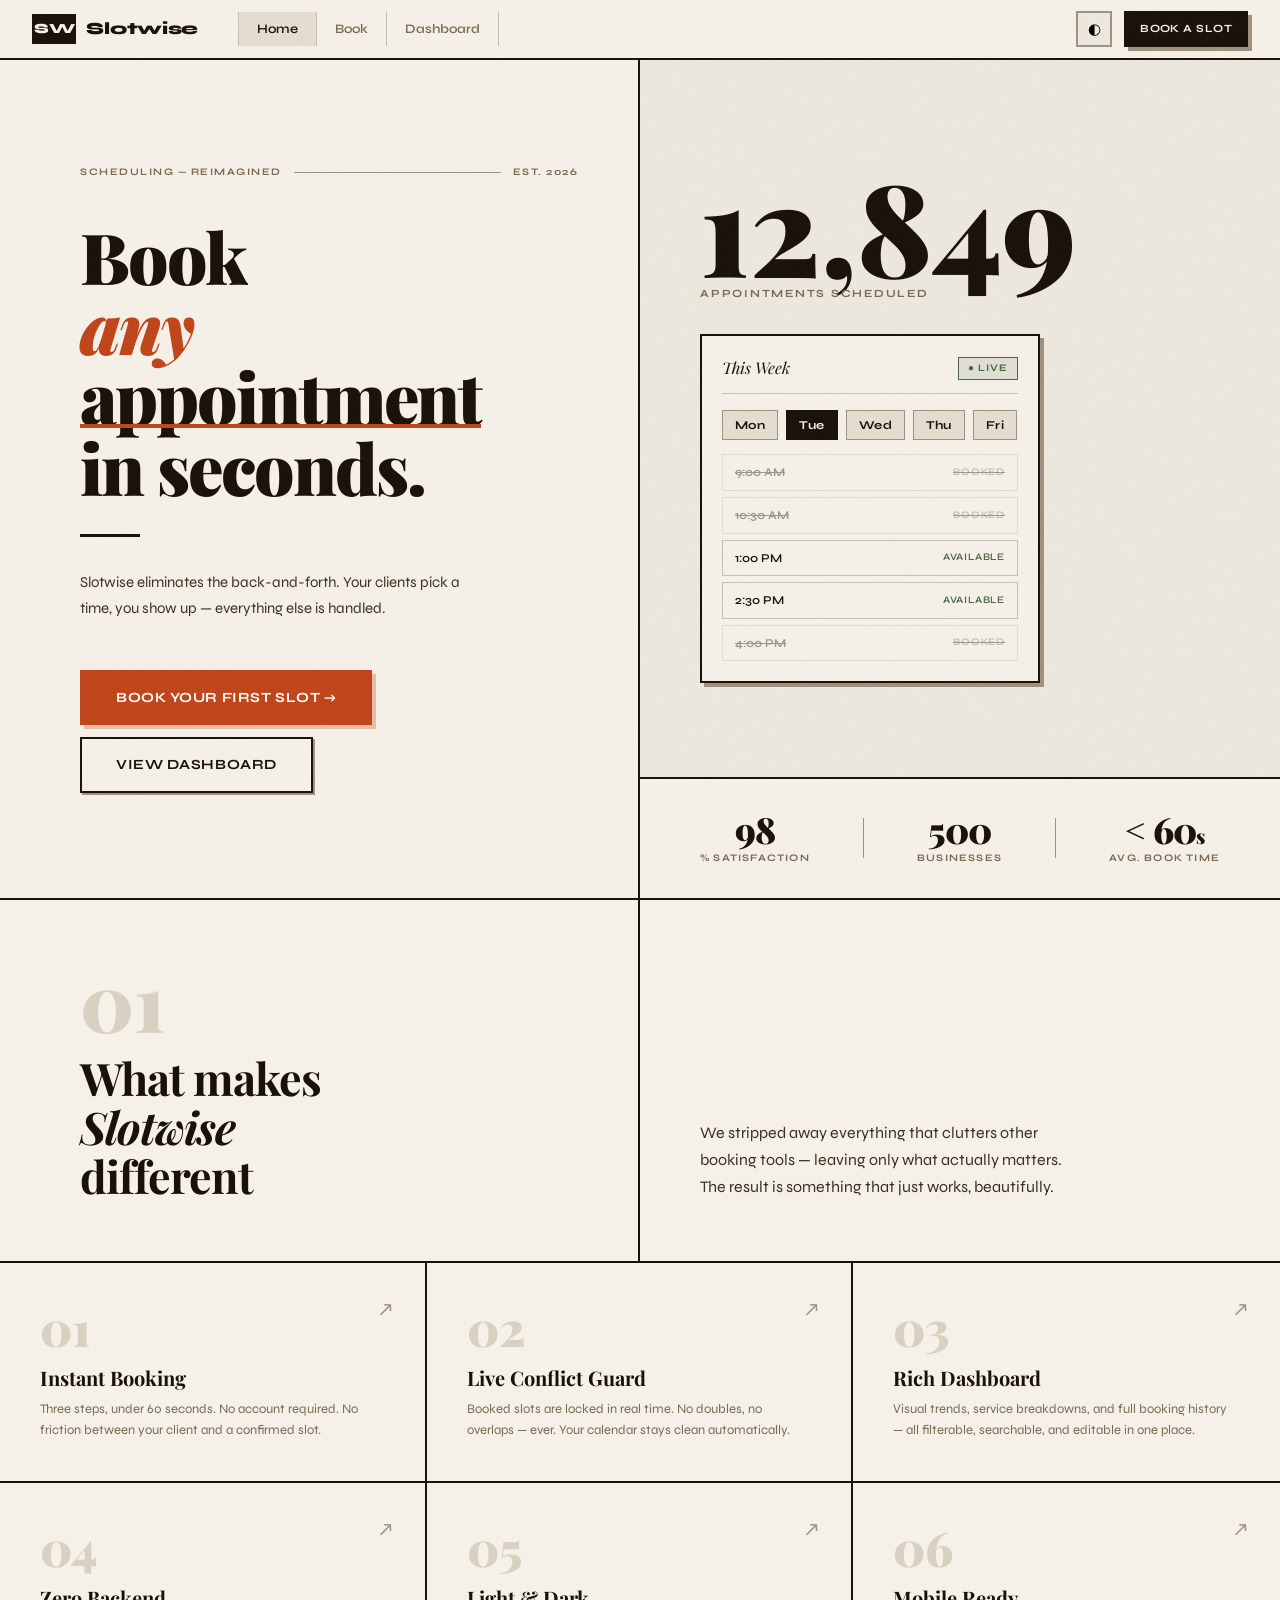
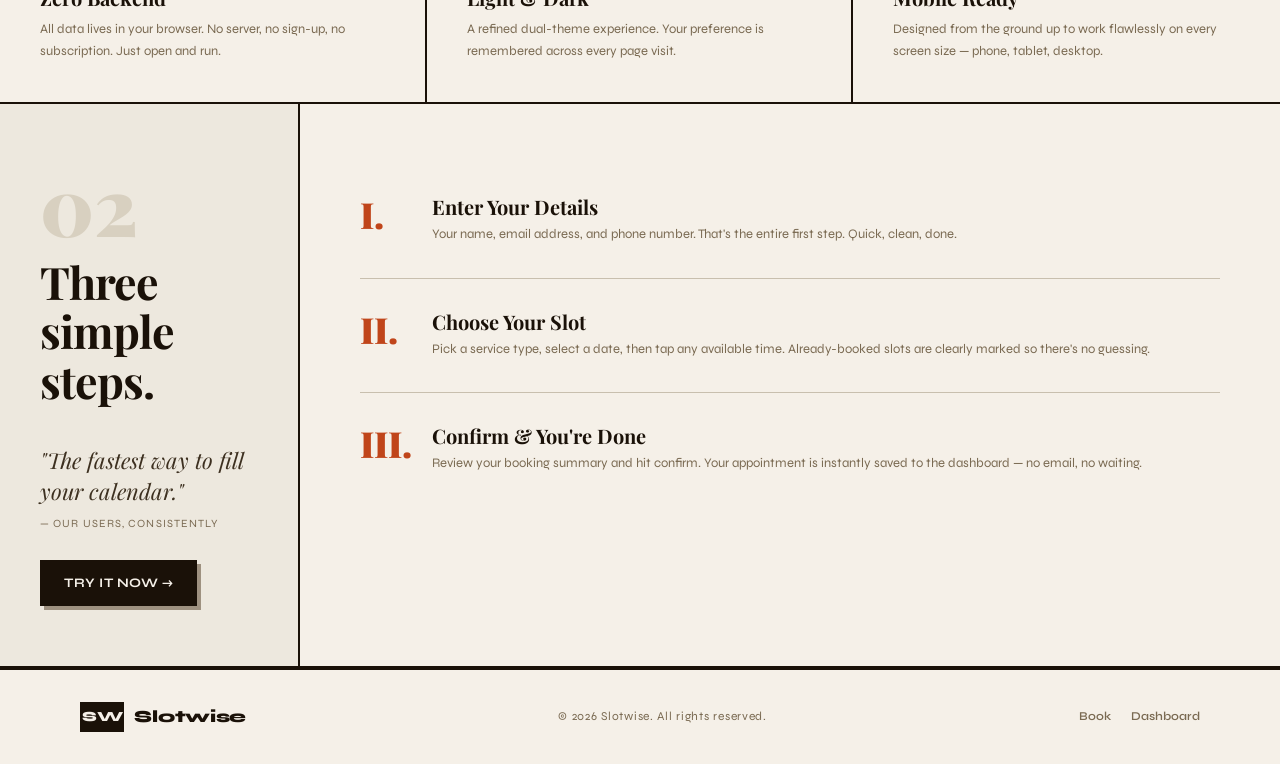
<file: index.html>
<!DOCTYPE html>
<html lang="en">
<head>
  <meta charset="UTF-8"/>
  <meta name="viewport" content="width=device-width, initial-scale=1.0"/>
  <title>Slotwise — Appointment Scheduling</title>
  <link rel="stylesheet" href="css/styles.css"/>
  <link rel="stylesheet" href="css/landing.css"/>
</head>
<body class="page-transition">

  <nav class="navbar">
    <a href="index.html" class="navbar-brand">
      <div class="logo-mark">SW</div>
      <span>Slotwise</span>
    </a>
    <div class="navbar-links">
      <a href="index.html" class="active">Home</a>
      <a href="booking.html">Book</a>
      <a href="dashboard.html">Dashboard</a>
    </div>
    <div class="navbar-right">
      <button class="theme-toggle" id="themeToggle" title="Toggle theme">◐</button>
      <a href="booking.html" class="btn btn-primary btn-sm">Book a Slot</a>
      <button class="hamburger" id="hamburger"><span></span><span></span><span></span></button>
    </div>
  </nav>
  <div class="mobile-menu" id="mobileMenu">
    <a href="index.html">Home</a>
    <a href="booking.html">Book</a>
    <a href="dashboard.html">Dashboard</a>
  </div>

  <!-- ── HERO ── -->
  <section class="hero">
    <div class="hero-left">
      <div class="hero-issue reveal">
        <span class="hero-issue-num">Scheduling — Reimagined</span>
        <div class="hero-issue-line"></div>
        <span class="hero-issue-num">Est. 2026</span>
      </div>

      <h1 class="hero-headline reveal reveal-delay-1">
        Book<br>
        <em>any</em><br>
        <span class="underline-word">appointment</span><br>
        in seconds.
      </h1>

      <div class="hero-divider reveal reveal-delay-2"></div>
      <p class="hero-sub reveal reveal-delay-2">
        Slotwise eliminates the back-and-forth. Your clients pick a time, you show up — everything else is handled.
      </p>
      <div class="hero-actions reveal reveal-delay-3">
        <a href="booking.html" class="btn btn-rust btn-lg">Book Your First Slot →</a>
        <a href="dashboard.html" class="btn btn-outline btn-lg">View Dashboard</a>
      </div>
    </div>

    <div class="hero-right">
      <div class="hero-right-top">
        <div class="hero-big-num reveal" id="heroCount">12,849</div>
        <div class="hero-big-num-label reveal reveal-delay-1">Appointments scheduled</div>

        <div class="booking-preview reveal reveal-delay-2">
          <div class="bp-header">
            <span class="bp-title">This Week</span>
            <span class="badge badge-sage">● Live</span>
          </div>
          <div class="bp-date-row">
            <div class="bp-date-pill">Mon</div>
            <div class="bp-date-pill active">Tue</div>
            <div class="bp-date-pill">Wed</div>
            <div class="bp-date-pill">Thu</div>
            <div class="bp-date-pill">Fri</div>
          </div>
          <div class="bp-slots">
            <div class="bp-slot taken"><span>9:00 AM</span><span class="bp-slot-status">Booked</span></div>
            <div class="bp-slot taken"><span>10:30 AM</span><span class="bp-slot-status">Booked</span></div>
            <div class="bp-slot avail"><span>1:00 PM</span><span class="bp-slot-status">Available</span></div>
            <div class="bp-slot avail"><span>2:30 PM</span><span class="bp-slot-status">Available</span></div>
            <div class="bp-slot taken"><span>4:00 PM</span><span class="bp-slot-status">Booked</span></div>
          </div>
        </div>
      </div>
      <div class="hero-right-bottom reveal reveal-delay-3">
        <div class="hero-stat-block">
          <div class="hero-stat-num count-up" data-target="98">0</div>
          <div class="hero-stat-label">% Satisfaction</div>
        </div>
        <div class="hero-stat-sep"></div>
        <div class="hero-stat-block">
          <div class="hero-stat-num count-up" data-target="500">0</div>
          <div class="hero-stat-label">Businesses</div>
        </div>
        <div class="hero-stat-sep"></div>
        <div class="hero-stat-block">
          <div class="hero-stat-num">&lt; 60<span style="font-size:0.55em">s</span></div>
          <div class="hero-stat-label">Avg. Book Time</div>
        </div>
      </div>
    </div>
  </section>

  <!-- ── FEATURES ── -->
  <section class="features-section">
    <div class="features-header">
      <div class="features-header-left">
        <div class="section-num reveal">01</div><br>
        <h2 class="section-title-editorial reveal reveal-delay-1">What makes<br><em>Slotwise</em><br>different</h2>
      </div>
      <div class="features-header-right">
        <p class="reveal reveal-delay-1">
          We stripped away everything that clutters other booking tools — leaving only what actually matters. The result is something that just works, beautifully.
        </p>
      </div>
    </div>
    <div class="features-grid">
      <div class="feature-item reveal">
        <span class="fi-num">01</span>
        <span class="fi-arrow">↗</span>
        <h3 class="fi-title">Instant Booking</h3>
        <p class="fi-desc">Three steps, under 60 seconds. No account required. No friction between your client and a confirmed slot.</p>
      </div>
      <div class="feature-item reveal reveal-delay-1">
        <span class="fi-num">02</span>
        <span class="fi-arrow">↗</span>
        <h3 class="fi-title">Live Conflict Guard</h3>
        <p class="fi-desc">Booked slots are locked in real time. No doubles, no overlaps — ever. Your calendar stays clean automatically.</p>
      </div>
      <div class="feature-item reveal reveal-delay-2">
        <span class="fi-num">03</span>
        <span class="fi-arrow">↗</span>
        <h3 class="fi-title">Rich Dashboard</h3>
        <p class="fi-desc">Visual trends, service breakdowns, and full booking history — all filterable, searchable, and editable in one place.</p>
      </div>
      <div class="feature-item reveal reveal-delay-1">
        <span class="fi-num">04</span>
        <span class="fi-arrow">↗</span>
        <h3 class="fi-title">Zero Backend</h3>
        <p class="fi-desc">All data lives in your browser. No server, no sign-up, no subscription. Just open and run.</p>
      </div>
      <div class="feature-item reveal reveal-delay-2">
        <span class="fi-num">05</span>
        <span class="fi-arrow">↗</span>
        <h3 class="fi-title">Light & Dark</h3>
        <p class="fi-desc">A refined dual-theme experience. Your preference is remembered across every page visit.</p>
      </div>
      <div class="feature-item reveal reveal-delay-3">
        <span class="fi-num">06</span>
        <span class="fi-arrow">↗</span>
        <h3 class="fi-title">Mobile Ready</h3>
        <p class="fi-desc">Designed from the ground up to work flawlessly on every screen size — phone, tablet, desktop.</p>
      </div>
    </div>
  </section>

  <!-- ── HOW IT WORKS ── -->
  <section class="hiw-section">
    <div class="hiw-left reveal">
      <div>
        <div class="section-num">02</div> <br>
        <h2 class="section-title-editorial">Three<br>simple<br>steps.</h2>
      </div>
      <div class="hiw-cta-block">
        <p class="hiw-quote">"The fastest way to fill your calendar."</p>
        <p class="hiw-quote-credit">— Our users, consistently</p>
        <div style="margin-top:28px">
          <a href="booking.html" class="btn btn-primary">Try It Now →</a>
        </div>
      </div>
    </div>
    <div class="hiw-right">
      <div class="hiw-steps">
        <div class="hiw-step reveal">
          <div class="hiw-step-num">I.</div>
          <div class="hiw-step-body">
            <h3>Enter Your Details</h3>
            <p>Your name, email address, and phone number. That's the entire first step. Quick, clean, done.</p>
          </div>
        </div>
        <div class="hiw-step reveal reveal-delay-1">
          <div class="hiw-step-num">II.</div>
          <div class="hiw-step-body">
            <h3>Choose Your Slot</h3>
            <p>Pick a service type, select a date, then tap any available time. Already-booked slots are clearly marked so there's no guessing.</p>
          </div>
        </div>
        <div class="hiw-step reveal reveal-delay-2">
          <div class="hiw-step-num">III.</div>
          <div class="hiw-step-body">
            <h3>Confirm & You're Done</h3>
            <p>Review your booking summary and hit confirm. Your appointment is instantly saved to the dashboard — no email, no waiting.</p>
          </div>
        </div>
      </div>
    </div>
  </section>

  <!-- ── FOOTER ── -->
  <footer class="footer">
    <div class="navbar-brand">
      <div class="logo-mark">SW</div>
      <span>Slotwise</span>
    </div>
    <p class="footer-copy">© 2026 Slotwise. All rights reserved.</p>
    <div class="footer-links">
      <a href="booking.html">Book</a>
      <a href="dashboard.html">Dashboard</a>
    </div>
  </footer>

  <div id="toast-container"></div>
  <script src="js/utils.js"></script>
  <script src="js/landing.js"></script>
</body>
</html>
</file>
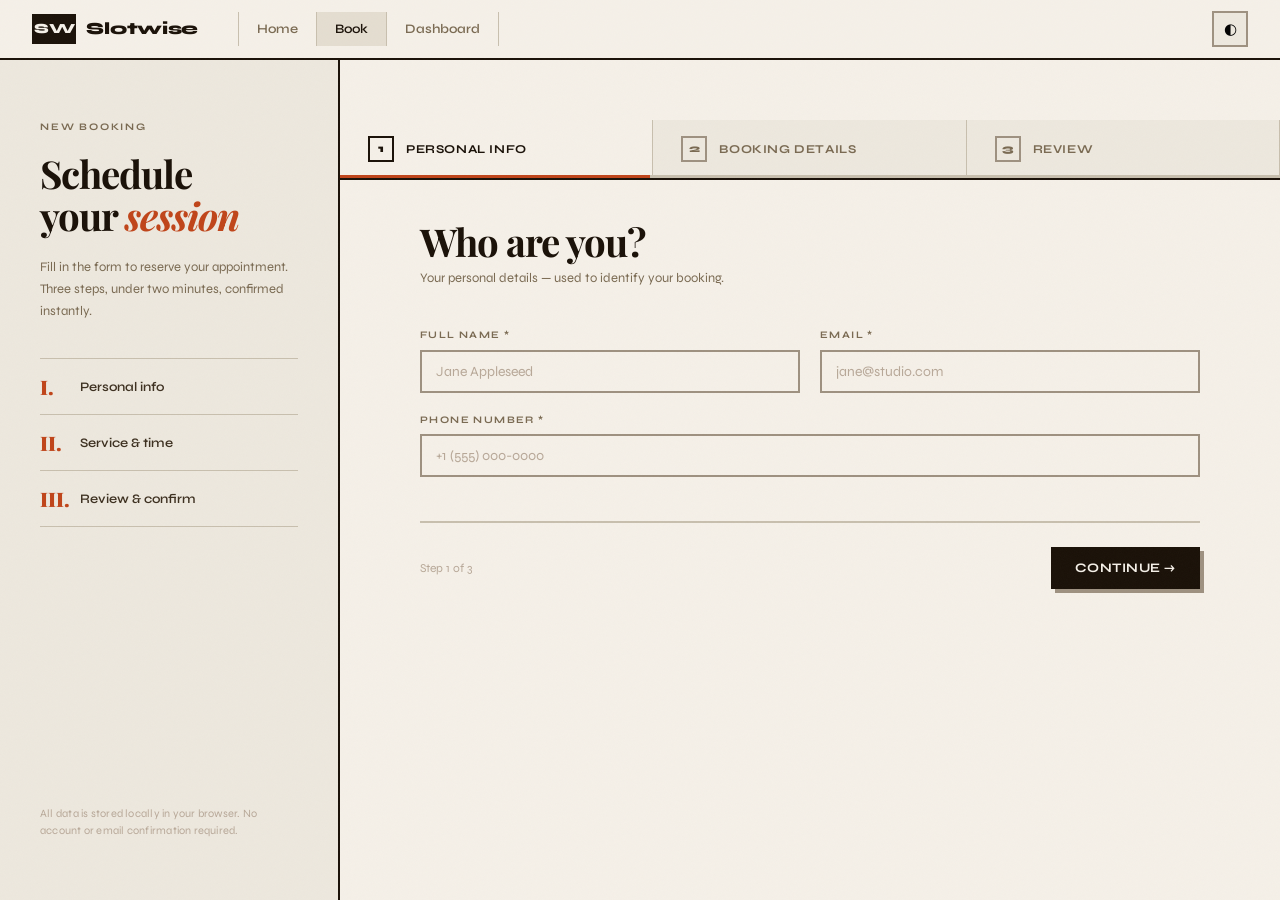
<file: booking.html>
<!DOCTYPE html>
<html lang="en">
<head>
  <meta charset="UTF-8"/>
  <meta name="viewport" content="width=device-width, initial-scale=1.0"/>
  <title>Book a Slot — Slotwise</title>
  <link rel="stylesheet" href="css/styles.css"/>
  <link rel="stylesheet" href="css/booking.css"/>
</head>
<body class="page-transition">

  <nav class="navbar">
    <a href="index.html" class="navbar-brand">
      <div class="logo-mark">SW</div>
      <span>Slotwise</span>
    </a>
    <div class="navbar-links">
      <a href="index.html">Home</a>
      <a href="booking.html" class="active">Book</a>
      <a href="dashboard.html">Dashboard</a>
    </div>
    <div class="navbar-right">
      <button class="theme-toggle" id="themeToggle">◐</button>
      <button class="hamburger" id="hamburger"><span></span><span></span><span></span></button>
    </div>
  </nav>
  <div class="mobile-menu" id="mobileMenu">
    <a href="index.html">Home</a>
    <a href="booking.html">Book</a>
    <a href="dashboard.html">Dashboard</a>
  </div>

  <div class="booking-page">

    <!-- Sidebar -->
    <aside class="booking-sidebar">
      <div class="booking-sidebar-top">
        <p class="label-caps bs-label">New Booking</p>
        <h1 class="bs-title">Schedule<br>your <em>session</em></h1>
        <p class="bs-desc">Fill in the form to reserve your appointment. Three steps, under two minutes, confirmed instantly.</p>
        <div class="bs-perks">
          <div class="bs-perk"><span class="bs-perk-num">I.</span>Personal info</div>
          <div class="bs-perk"><span class="bs-perk-num">II.</span>Service & time</div>
          <div class="bs-perk"><span class="bs-perk-num">III.</span>Review & confirm</div>
        </div>
      </div>
      <div class="bs-bottom">
        <p class="bs-note">All data is stored locally in your browser. No account or email confirmation required.</p>
      </div>
    </aside>

    <!-- Main form -->
    <div class="booking-main">
      <!-- Progress -->
      <div class="booking-progress-bar" style="position:relative">
        <div class="progress-step-tab active" id="tab1">
          <div class="pst-num" id="tabnum1">1</div>
          <div class="pst-label">Personal Info</div>
        </div>
        <div class="progress-step-tab" id="tab2">
          <div class="pst-num" id="tabnum2">2</div>
          <div class="pst-label">Booking Details</div>
        </div>
        <div class="progress-step-tab" id="tab3">
          <div class="pst-num" id="tabnum3">3</div>
          <div class="pst-label">Review</div>
        </div>
        <div class="progress-fill-track">
          <div class="progress-fill-inner" id="progressFill" style="width:33%"></div>
        </div>
      </div>

      <!-- Steps -->
      <div class="booking-form-area">

        <!-- Step 1 -->
        <div class="form-step active" id="step1">
          <h2 class="step-headline">Who are you?</h2>
          <p class="step-sub">Your personal details — used to identify your booking.</p>
          <div class="form-row">
            <div class="form-group">
              <label class="form-label">Full Name *</label>
              <input type="text" class="form-control" id="fname" placeholder="Jane Appleseed"/>
              <span class="form-error" id="err-fname">A name is required.</span>
            </div>
            <div class="form-group">
              <label class="form-label">Email *</label>
              <input type="email" class="form-control" id="femail" placeholder="jane@studio.com"/>
              <span class="form-error" id="err-femail">Enter a valid email.</span>
            </div>
            <div class="form-group form-row-full">
              <label class="form-label">Phone Number *</label>
              <input type="tel" class="form-control" id="fphone" placeholder="+1 (555) 000-0000"/>
              <span class="form-error" id="err-fphone">Enter a valid phone number.</span>
            </div>
          </div>
          <div class="step-actions">
            <span style="font-size:12px; color:var(--ink-4)">Step 1 of 3</span>
            <button class="btn btn-primary" id="nextStep1">Continue →</button>
          </div>
        </div>

        <!-- Step 2 -->
        <div class="form-step" id="step2">
          <h2 class="step-headline">Pick your slot.</h2>
          <p class="step-sub">Choose a service, date, and an available time.</p>
          <div class="form-row">
            <div class="form-group form-row-full">
              <label class="form-label">Service Type *</label>
              <select class="form-control" id="fservice">
                <option value="">Select a service…</option>
                <option value="Consultation">Consultation — 30 min</option>
                <option value="Strategy Session">Strategy Session — 60 min</option>
                <option value="Deep Dive">Deep Dive — 90 min</option>
                <option value="Quick Check-in">Quick Check-in — 15 min</option>
                <option value="Workshop">Workshop — 2 hrs</option>
              </select>
              <span class="form-error" id="err-fservice">Please select a service.</span>
            </div>
            <div class="form-group form-row-full">
              <label class="form-label">Date *</label>
              <input type="date" class="form-control" id="fdate"/>
              <span class="form-error" id="err-fdate">Select a future date.</span>
            </div>
            <div class="form-group form-row-full">
              <label class="form-label">Time Slot *</label>
              <div class="slots-wrap">
                <div class="slots-date-note" id="slotsNote">← Select a date above to see available times</div>
                <div class="slots-grid" id="slotsGrid" style="display:none"></div>
              </div>
              <span class="form-error" id="err-fslot">Select a time slot.</span>
            </div>
          </div>
          <div class="step-actions">
            <button class="btn btn-outline" id="prevStep2">← Back</button>
            <button class="btn btn-primary" id="nextStep2">Review →</button>
          </div>
        </div>

        <!-- Step 3 -->
        <div class="form-step" id="step3">
          <h2 class="step-headline">Confirm booking.</h2>
          <p class="step-sub">Review your details below — then lock it in.</p>
          <div class="review-table">
            <div class="review-row"><span class="review-key">Name</span><span class="review-val" id="rev-name">—</span></div>
            <div class="review-row"><span class="review-key">Email</span><span class="review-val" id="rev-email">—</span></div>
            <div class="review-row"><span class="review-key">Phone</span><span class="review-val" id="rev-phone">—</span></div>
            <div class="review-row"><span class="review-key">Service</span><span class="review-val" id="rev-service">—</span></div>
            <div class="review-row"><span class="review-key">Date</span><span class="review-val" id="rev-date">—</span></div>
            <div class="review-row"><span class="review-key">Time</span><span class="review-val" id="rev-time">—</span></div>
          </div>
          <p class="confirm-disclaimer">
            By confirming, your booking will be saved to your local dashboard. You can edit or cancel at any time from the dashboard.
          </p>
          <div class="step-actions">
            <button class="btn btn-outline" id="prevStep3">← Back</button>
            <button class="btn btn-rust btn-lg" id="confirmBtn">
              <span id="confirmBtnText">Confirm Booking</span>
              <div class="spinner" id="confirmSpinner" style="display:none"></div>
            </button>
          </div>
        </div>

      </div><!-- /booking-form-area -->
    </div><!-- /booking-main -->
  </div><!-- /booking-page -->

  <div id="toast-container"></div>
  <script src="js/utils.js"></script>
  <script src="js/booking.js"></script>
</body>
</html>
</file>
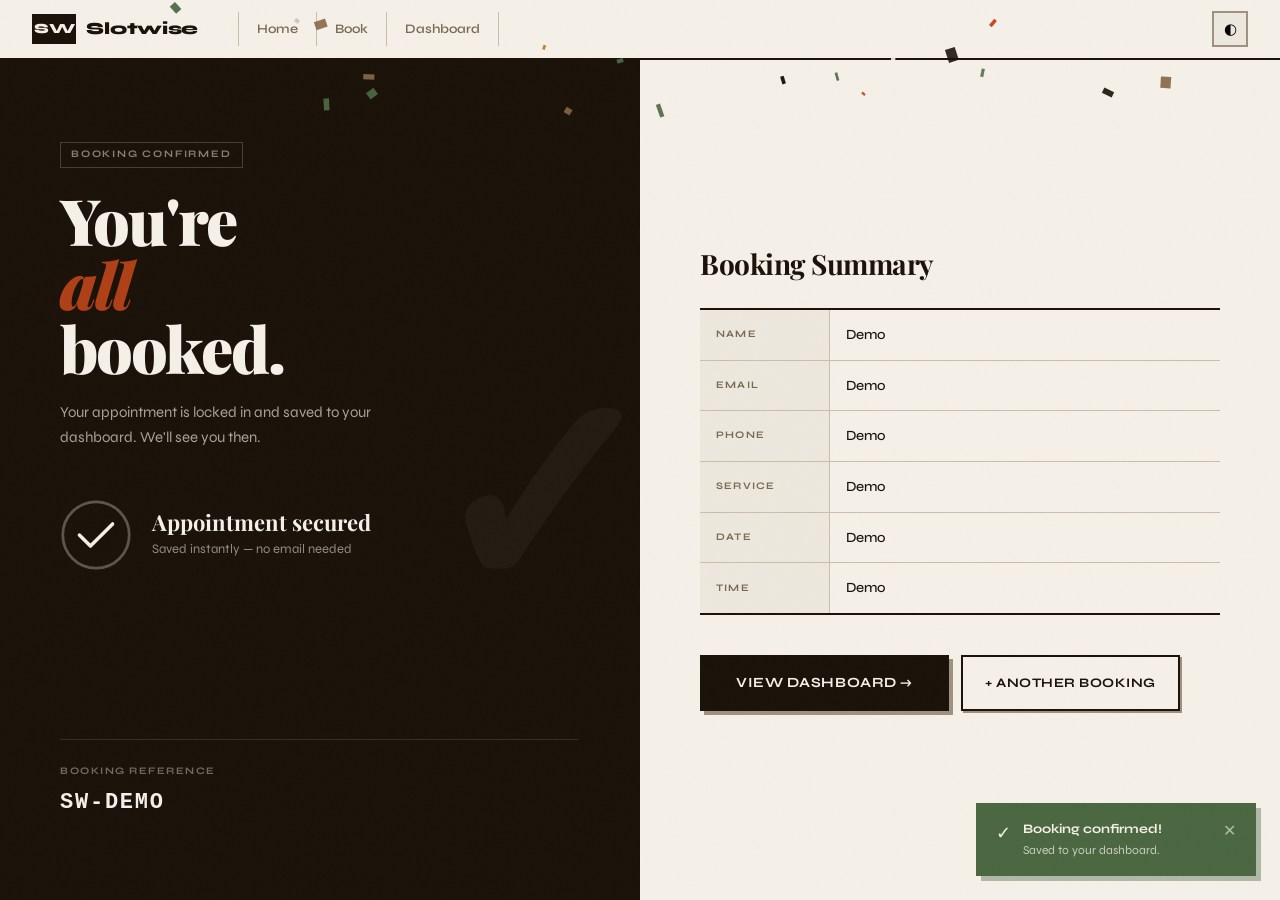
<file: confirmation.html>
<!DOCTYPE html>
<html lang="en">
<head>
  <meta charset="UTF-8"/>
  <meta name="viewport" content="width=device-width, initial-scale=1.0"/>
  <title>Booking Confirmed — Slotwise</title>
  <link rel="stylesheet" href="css/styles.css"/>
  <link rel="stylesheet" href="css/confirmation.css"/>
</head>
<body class="page-transition">

  <nav class="navbar">
    <a href="index.html" class="navbar-brand">
      <div class="logo-mark">SW</div><span>Slotwise</span>
    </a>
    <div class="navbar-links">
      <a href="index.html">Home</a>
      <a href="booking.html">Book</a>
      <a href="dashboard.html">Dashboard</a>
    </div>
    <div class="navbar-right">
      <button class="theme-toggle" id="themeToggle">◐</button>
      <button class="hamburger" id="hamburger"><span></span><span></span><span></span></button>
    </div>
  </nav>
  <div class="mobile-menu" id="mobileMenu">
    <a href="index.html">Home</a>
    <a href="booking.html">Book</a>
    <a href="dashboard.html">Dashboard</a>
  </div>

  <canvas id="confetti-canvas"></canvas>

  <main class="conf-page">

    <!-- Left -->
    <div class="conf-left">
      <div class="conf-left-top">
        <div class="cl-eyebrow">Booking Confirmed</div>
        <h1 class="cl-title">You're<br><em>all</em><br>booked.</h1>
        <p class="cl-sub">Your appointment is locked in and saved to your dashboard. We'll see you then.</p>
        <div class="conf-check-wrap">
          <div class="conf-check-circle">
            <svg class="checkmark" viewBox="0 0 52 52" fill="none">
              <circle class="checkmark-circle" cx="26" cy="26" r="24" stroke-width="1.5"/>
              <path class="checkmark-check" d="M14 26l8 8 16-16" stroke-width="2.5" stroke-linecap="round" stroke-linejoin="round"/>
            </svg>
          </div>
          <div class="conf-check-text">
            <h3>Appointment secured</h3>
            <p>Saved instantly — no email needed</p>
          </div>
        </div>
      </div>
      <div class="conf-left-bottom">
        <div class="conf-id-block">
          <div class="conf-id-label">Booking Reference</div>
          <div class="conf-id-code" id="conf-id">—</div>
        </div>
      </div>
    </div>

    <!-- Right -->
    <div class="conf-right">
      <h2 class="conf-details-title">Booking Summary</h2>
      <div class="conf-detail-list">
        <div class="conf-detail-item">
          <span class="cdi-key">Name</span>
          <span class="cdi-val" id="conf-name">—</span>
        </div>
        <div class="conf-detail-item">
          <span class="cdi-key">Email</span>
          <span class="cdi-val" id="conf-email">—</span>
        </div>
        <div class="conf-detail-item">
          <span class="cdi-key">Phone</span>
          <span class="cdi-val" id="conf-phone">—</span>
        </div>
        <div class="conf-detail-item">
          <span class="cdi-key">Service</span>
          <span class="cdi-val" id="conf-service">—</span>
        </div>
        <div class="conf-detail-item">
          <span class="cdi-key">Date</span>
          <span class="cdi-val" id="conf-date">—</span>
        </div>
        <div class="conf-detail-item">
          <span class="cdi-key">Time</span>
          <span class="cdi-val" id="conf-time">—</span>
        </div>
      </div>
      <div class="conf-actions">
        <a href="dashboard.html" class="btn btn-primary btn-lg">View Dashboard →</a>
        <a href="booking.html" class="btn btn-outline">+ Another Booking</a>
      </div>
    </div>

  </main>

  <div id="toast-container"></div>
  <script src="js/utils.js"></script>
  <script src="js/confirmation.js"></script>
</body>
</html>
</file>
<file: css/styles.css>
/* ============================================================
   SLOTWISE — Global Design System
   Aesthetic: Editorial Brutalist / Warm Print Studio
   Fonts: Playfair Display + Syne
   ============================================================ */

@import url('https://fonts.googleapis.com/css2?family=Playfair+Display:ital,wght@0,400;0,700;0,900;1,400;1,700&family=Syne:wght@400;500;600;700;800&display=swap');

/* ── Tokens ── */
:root {
  /* Warm editorial palette */
  --ink:          #1a1108;
  --ink-2:        #3d3020;
  --ink-3:        #7a6a52;
  --ink-4:        #b8a898;
  --paper:        #f5f0e8;
  --paper-2:      #ede8de;
  --paper-3:      #e4ddd0;
  --paper-4:      #d8d0c0;
  --rust:         #c0451a;
  --rust-dim:     rgba(192,69,26,0.1);
  --rust-mid:     rgba(192,69,26,0.25);
  --sage:         #4a6741;
  --sage-dim:     rgba(74,103,65,0.12);
  --amber:        #b87d1a;
  --amber-dim:    rgba(184,125,26,0.12);

  --border:       #c8bfae;
  --border-dark:  #9e9180;

  --font-display: 'Playfair Display', Georgia, serif;
  --font-ui:      'Syne', sans-serif;

  --r-sm:   4px;
  --r-md:   8px;
  --r-lg:   14px;
  --r-full: 9999px;

  --sh-sm:  2px 2px 0px var(--border-dark);
  --sh-md:  4px 4px 0px var(--border-dark);
  --sh-lg:  6px 6px 0px var(--ink-3);
  --sh-rust:4px 4px 0px rgba(192,69,26,0.3);

  --t-fast: 120ms ease;
  --t-med:  240ms ease;
  --t-slow: 420ms ease;
}

/* Dark mode */
body.dark-mode {
  --ink:    #f0ead8;
  --ink-2:  #d4c9b0;
  --ink-3:  #8a7d68;
  --ink-4:  #5a5040;
  --paper:  #141008;
  --paper-2:#1e1810;
  --paper-3:#272018;
  --paper-4:#322a1e;
  --border: #3a3020;
  --border-dark: #4a4030;
  --sh-sm:  2px 2px 0px #000;
  --sh-md:  4px 4px 0px #000;
  --sh-lg:  6px 6px 0px #000;
  --sh-rust:4px 4px 0px rgba(192,69,26,0.5);
}

/* ── Reset ── */
*, *::before, *::after { box-sizing: border-box; margin: 0; padding: 0; }
html { scroll-behavior: smooth; font-size: 16px; }
body {
  font-family: var(--font-ui);
  background: var(--paper);
  color: var(--ink);
  line-height: 1.55;
  min-height: 100vh;
  transition: background var(--t-med), color var(--t-med);
  overflow-x: hidden;
  -webkit-font-smoothing: antialiased;
}
a { text-decoration: none; color: inherit; }
button { font-family: inherit; cursor: pointer; border: none; background: none; }
input, select, textarea { font-family: inherit; }
ul { list-style: none; }

/* ── Scrollbar ── */
::-webkit-scrollbar { width: 8px; }
::-webkit-scrollbar-track { background: var(--paper-2); }
::-webkit-scrollbar-thumb { background: var(--border-dark); }

/* ── Noise texture overlay ── */
body::before {
  content: '';
  position: fixed; inset: 0;
  pointer-events: none; z-index: 9999;
  opacity: 0.028;
  background-image: url("data:image/svg+xml,%3Csvg viewBox='0 0 256 256' xmlns='http://www.w3.org/2000/svg'%3E%3Cfilter id='noise'%3E%3CfeTurbulence type='fractalNoise' baseFrequency='0.9' numOctaves='4' stitchTiles='stitch'/%3E%3C/filter%3E%3Crect width='100%25' height='100%25' filter='url(%23noise)'/%3E%3C/svg%3E");
  background-repeat: repeat;
  background-size: 180px;
}

/* ── Typography ── */
h1, h2, h3, h4 { font-family: var(--font-display); line-height: 1.1; }
.label-caps {
  font-family: var(--font-ui);
  font-size: 10px; font-weight: 700;
  letter-spacing: 0.18em; text-transform: uppercase;
  color: var(--ink-3);
}

/* ── Navbar ── */
.navbar {
  position: fixed; top: 0; left: 0; right: 0;
  z-index: 900; height: 60px;
  display: flex; align-items: center;
  padding: 0 32px;
  background: var(--paper);
  border-bottom: 2px solid var(--ink);
  transition: background var(--t-med);
}
.navbar-brand {
  display: flex; align-items: center; gap: 10px;
  font-family: var(--font-ui); font-weight: 800;
  font-size: 17px; letter-spacing: -0.3px;
}
.logo-mark {
  width: 30px; height: 30px;
  background: var(--ink);
  color: var(--paper);
  display: flex; align-items: center; justify-content: center;
  font-size: 14px; font-weight: 800;
  border: 2px solid var(--ink);
  width: 100%;
  
}
.navbar-links {
  display: flex; align-items: center; gap: 0;
  margin-left: 40px;
  border-left: 1.5px solid var(--border);
}
.navbar-links a {
  padding: 6px 18px;
  font-size: 13px; font-weight: 600;
  color: var(--ink-3);
  border-right: 1.5px solid var(--border);
  transition: color var(--t-fast), background var(--t-fast);
  height: 34px; display: flex; align-items: center;
}
.navbar-links a:hover { background: var(--paper-2); color: var(--ink); }
.navbar-links a.active { color: var(--ink); background: var(--paper-3); }
.navbar-right { margin-left: auto; display: flex; align-items: center; gap: 12px; }

/* Theme Toggle */
.theme-toggle {
  width: 36px; height: 36px;
  border: 2px solid var(--border-dark);
  background: var(--paper-2);
  display: flex; align-items: center; justify-content: center;
  font-size: 15px; cursor: pointer;
  transition: background var(--t-fast), box-shadow var(--t-fast);
}
.theme-toggle:hover { background: var(--paper-3); box-shadow: var(--sh-sm); }

/* Hamburger */
.hamburger {
  display: none; flex-direction: column; gap: 5px;
  width: 36px; height: 36px; align-items: center; justify-content: center;
  cursor: pointer; background: var(--paper-2);
  border: 2px solid var(--border-dark);
}
.hamburger span {
  display: block; width: 16px; height: 1.5px;
  background: var(--ink);
  transition: all var(--t-med);
}
.hamburger.open span:nth-child(1) { transform: translateY(6.5px) rotate(45deg); }
.hamburger.open span:nth-child(2) { opacity: 0; }
.hamburger.open span:nth-child(3) { transform: translateY(-6.5px) rotate(-45deg); }

.mobile-menu {
  display: none; position: fixed; top: 60px; left: 0; right: 0;
  background: var(--paper); border-bottom: 2px solid var(--ink);
  z-index: 899; padding: 12px 16px;
  flex-direction: column; gap: 2px;
}
.mobile-menu.open { display: flex; }
.mobile-menu a {
  padding: 11px 14px;
  font-weight: 600; font-size: 14px; color: var(--ink-2);
  border-bottom: 1px solid var(--border);
}
.mobile-menu a:last-child { border-bottom: none; }
.mobile-menu a:hover { color: var(--ink); background: var(--paper-2); }

/* ── Buttons ── */
.btn {
  display: inline-flex; align-items: center; justify-content: center; gap: 8px;
  padding: 11px 22px;
  font-family: var(--font-ui); font-size: 13px; font-weight: 700;
  letter-spacing: 0.04em; text-transform: uppercase;
  border: 2px solid var(--ink);
  cursor: pointer; position: relative; overflow: hidden;
  transition: box-shadow var(--t-fast), transform var(--t-fast), background var(--t-fast), color var(--t-fast);
  white-space: nowrap;
}
.btn:active { transform: translate(2px, 2px); box-shadow: none !important; }

.btn-primary {
  background: var(--ink); color: var(--paper);
  box-shadow: var(--sh-md);
}
.btn-primary:hover { box-shadow: var(--sh-lg); transform: translate(-2px, -2px); }

.btn-outline {
  background: transparent; color: var(--ink);
  box-shadow: var(--sh-sm);
}
.btn-outline:hover { background: var(--paper-2); box-shadow: var(--sh-md); transform: translate(-2px, -2px); }

.btn-rust {
  background: var(--rust); color: #fff; border-color: var(--rust);
  box-shadow: var(--sh-rust);
}
.btn-rust:hover { box-shadow: 6px 6px 0 rgba(192,69,26,0.4); transform: translate(-2px,-2px); }

.btn-ghost {
  background: transparent; border-color: transparent;
  color: var(--ink-3); font-size: 12px;
}
.btn-ghost:hover { color: var(--ink); border-color: var(--border); background: var(--paper-2); }

.btn-danger {
  background: transparent; border-color: var(--rust);
  color: var(--rust);
}
.btn-danger:hover { background: var(--rust-dim); box-shadow: 3px 3px 0 var(--rust-mid); transform: translate(-1px,-1px); }

.btn-sm { padding: 7px 14px; font-size: 11px; }
.btn-lg { padding: 15px 34px; font-size: 14px; }
.btn-icon { width: 34px; height: 34px; padding: 0; }

/* Ripple */
.ripple {
  position: absolute; border-radius: 50%;
  transform: scale(0);
  background: rgba(255,255,255,0.2);
  animation: rippleAnim 500ms linear;
  pointer-events: none;
}
@keyframes rippleAnim { to { transform: scale(5); opacity: 0; } }

/* ── Form Elements ── */
.form-group { display: flex; flex-direction: column; gap: 6px; }
.form-label {
  font-size: 10px; font-weight: 700;
  color: var(--ink-3); letter-spacing: 0.14em; text-transform: uppercase;
}
.form-control {
  width: 100%; padding: 11px 14px;
  background: var(--paper);
  border: 2px solid var(--border-dark);
  color: var(--ink);
  font-family: var(--font-ui); font-size: 14px;
  outline: none;
  transition: border-color var(--t-fast), box-shadow var(--t-fast);
  appearance: none;
}
.form-control::placeholder { color: var(--ink-4); }
.form-control:focus {
  border-color: var(--ink);
  box-shadow: 3px 3px 0 var(--ink);
}
.form-control.error { border-color: var(--rust); box-shadow: 3px 3px 0 var(--rust-mid); }
.form-error { font-size: 11px; color: var(--rust); margin-top: 2px; display: none; font-weight: 600; }
.form-error.show { display: block; }

select.form-control {
  background-image: url("data:image/svg+xml,%3Csvg xmlns='http://www.w3.org/2000/svg' width='10' height='10' viewBox='0 0 10 10'%3E%3Cpath fill='%237a6a52' d='M5 7L0 2h10z'/%3E%3C/svg%3E");
  background-repeat: no-repeat;
  background-position: right 12px center;
  padding-right: 36px;
}

/* ── Cards ── */
.card {
  background: var(--paper-2);
  border: 2px solid var(--border-dark);
  padding: 24px;
  transition: box-shadow var(--t-fast), transform var(--t-fast);
}
.card:hover { box-shadow: var(--sh-md); }

/* ── Badge ── */
.badge {
  display: inline-flex; align-items: center; gap: 4px;
  padding: 3px 9px;
  font-family: var(--font-ui); font-size: 10px; font-weight: 700;
  letter-spacing: 0.1em; text-transform: uppercase;
  border: 1.5px solid currentColor;
}
.badge-rust   { color: var(--rust); border-color: var(--rust); background: var(--rust-dim); }
.badge-sage   { color: var(--sage); border-color: var(--sage); background: var(--sage-dim); }
.badge-amber  { color: var(--amber); border-color: var(--amber); background: var(--amber-dim); }
.badge-ink    { color: var(--ink); border-color: var(--border-dark); background: var(--paper-3); }

/* ── Toast ── */
#toast-container {
  position: fixed; bottom: 24px; right: 24px;
  z-index: 9998; display: flex; flex-direction: column; gap: 10px;
  pointer-events: none;
}
.toast {
  display: flex; align-items: flex-start; gap: 12px;
  padding: 14px 18px;
  background: var(--ink); color: var(--paper);
  border: 2px solid var(--ink);
  box-shadow: 5px 5px 0 var(--ink-3);
  min-width: 280px; max-width: 380px;
  pointer-events: all;
  animation: toastIn 280ms ease both;
  font-size: 13px;
}
.toast.removing { animation: toastOut 220ms ease both; }
@keyframes toastIn  { from { opacity:0; transform:translateY(20px); } to { opacity:1; transform:translateY(0); } }
@keyframes toastOut { to   { opacity:0; transform:translateY(20px); } }
.toast-icon { font-size: 18px; flex-shrink: 0; margin-top: 1px; }
.toast-body { flex: 1; }
.toast-title { font-weight: 700; margin-bottom: 2px; font-size: 13px; }
.toast-msg { font-size: 12px; opacity: 0.75; }
.toast-close { opacity: 0.6; cursor: pointer; font-size: 16px; margin-left: 4px; }
.toast-close:hover { opacity: 1; }
.toast.success { background: var(--sage); border-color: var(--sage); box-shadow: 5px 5px 0 rgba(74,103,65,0.4); }
.toast.error   { background: var(--rust); border-color: var(--rust); box-shadow: 5px 5px 0 rgba(192,69,26,0.4); }
.toast.info    { background: var(--ink); }
.toast.warning { background: var(--amber); border-color: var(--amber); color: var(--paper); box-shadow: 5px 5px 0 rgba(184,125,26,0.4); }

/* ── Modal ── */
.modal-backdrop {
  position: fixed; inset: 0;
  background: rgba(26,17,8,0.7);
  z-index: 1000; display: none;
  align-items: center; justify-content: center;
  padding: 20px;
}
.modal-backdrop.open { display: flex; animation: fadeIn 200ms ease; }
@keyframes fadeIn { from { opacity:0; } }
.modal {
  background: var(--paper);
  border: 2px solid var(--ink);
  box-shadow: 8px 8px 0 var(--ink);
  padding: 32px;
  width: 100%; max-width: 460px;
  animation: modalIn 280ms ease;
}
@keyframes modalIn { from { opacity:0; transform:translateY(-20px); } }
.modal-header {
  display: flex; align-items: center; justify-content: space-between;
  margin-bottom: 16px; padding-bottom: 16px;
  border-bottom: 2px solid var(--border);
}
.modal-title { font-family: var(--font-display); font-size: 22px; }
.modal-close {
  width: 30px; height: 30px;
  border: 1.5px solid var(--border-dark);
  display: flex; align-items: center; justify-content: center;
  font-size: 16px; cursor: pointer; background: var(--paper-2);
  transition: background var(--t-fast), box-shadow var(--t-fast);
}
.modal-close:hover { background: var(--paper-3); box-shadow: var(--sh-sm); }
.modal-footer { display: flex; gap: 10px; justify-content: flex-end; margin-top: 22px; padding-top: 16px; border-top: 1px solid var(--border); }

/* ── Spinner ── */
.spinner {
  width: 18px; height: 18px;
  border: 2px solid rgba(245,240,232,0.3);
  border-top-color: var(--paper);
  border-radius: 50%;
  animation: spin 700ms linear infinite;
}
.spinner-lg {
  width: 40px; height: 40px; border-width: 3px;
  border-color: var(--border-dark); border-top-color: var(--ink);
}
@keyframes spin { to { transform: rotate(360deg); } }

/* ── Skeleton ── */
.skeleton {
  background: linear-gradient(90deg, var(--paper-2) 25%, var(--paper-3) 50%, var(--paper-2) 75%);
  background-size: 200% 100%;
  animation: shimmer 1.4s infinite;
}
@keyframes shimmer { from { background-position:200% 0; } to { background-position:-200% 0; } }

/* ── Scroll Reveals ── */
.reveal { opacity:0; transform:translateY(24px); transition: opacity 550ms ease, transform 550ms ease; }
.reveal.in-view { opacity:1; transform:translateY(0); }
.reveal-delay-1 { transition-delay: 80ms; }
.reveal-delay-2 { transition-delay: 160ms; }
.reveal-delay-3 { transition-delay: 240ms; }
.reveal-delay-4 { transition-delay: 320ms; }
.reveal-delay-5 { transition-delay: 400ms; }

/* ── Page transition ── */
.page-transition { animation: pageIn 350ms ease; }
@keyframes pageIn { from { opacity:0; transform:translateY(10px); } }

/* ── Divider ── */
.divider { height: 1px; background: var(--border); margin: 20px 0; }
.divider-thick { height: 2px; background: var(--ink); margin: 20px 0; }

/* ── Empty State ── */
.empty-state {
  display:flex; flex-direction:column; align-items:center;
  justify-content:center; padding:60px 20px; gap:10px; text-align:center;
}
.empty-state-icon { font-size:40px; opacity:0.3; margin-bottom:4px; }
.empty-state h3 { font-family:var(--font-display); font-size:22px; }
.empty-state p  { font-size:13px; color:var(--ink-3); max-width:280px; line-height:1.6; }

/* ── Responsive ── */
@media (max-width: 768px) {
  .navbar-links { display: none; }
  .hamburger { display: flex; }
}
</file>
<file: css/landing.css>
/* ── Landing Page — Editorial Brutalist ── */

/* ── Hero ── */
.hero {
  padding-top: 60px;
  min-height: 100vh;
  display: grid;
  grid-template-columns: 1fr 1fr;
  border-bottom: 2px solid var(--ink);
  overflow: hidden;
}

/* Left Column */
.hero-left {
  padding: 80px 60px 80px 80px;
  display: flex; flex-direction: column;
  justify-content: center;
  border-right: 2px solid var(--ink);
  position: relative;
}
.hero-issue {
  display: flex; align-items: center; gap: 12px;
  margin-bottom: 40px;
}
.hero-issue-line { flex: 1; height: 1px; background: var(--border-dark); }
.hero-issue-num {
  font-family: var(--font-ui); font-size: 10px; font-weight: 700;
  letter-spacing: 0.15em; text-transform: uppercase; color: var(--ink-3);
}

.hero-headline {
  font-size: clamp(46px, 5.5vw, 82px);
  font-weight: 900;
  letter-spacing: -2px;
  line-height: 1.0;
  margin-bottom: 0;
  color: var(--ink);
}
.hero-headline em {
  font-style: italic;
  color: var(--rust);
}
.hero-headline .underline-word {
  position: relative; display: inline-block;
}
.hero-headline .underline-word::after {
  content: '';
  position: absolute; bottom: 4px; left: 0; right: 0;
  height: 4px; background: var(--rust);
}

.hero-divider {
  width: 60px; height: 3px; background: var(--ink);
  margin: 32px 0;
}
.hero-sub {
  font-size: 15px; color: var(--ink-2); line-height: 1.75;
  max-width: 380px; margin-bottom: 48px;
}

.hero-actions { display: flex; gap: 12px; flex-wrap: wrap; }

/* Right Column */
.hero-right {
  display: flex; flex-direction: column;
}
.hero-right-top {
  padding: 48px 60px 40px;
  border-bottom: 2px solid var(--ink);
  flex: 1;
  display: flex; flex-direction: column;
  justify-content: center;
  background: var(--paper-2);
}
.hero-right-bottom {
  padding: 32px 60px;
  display: flex; align-items: center; justify-content: space-between;
  gap: 24px;
}

/* Big Editorial Number */
.hero-big-num {
  font-family: var(--font-display);
  font-size: clamp(80px, 10vw, 140px);
  font-weight: 900;
  line-height: 1;
  color: var(--ink);
  margin-bottom: 0;
}
.hero-big-num-label {
  font-size: 11px; font-weight: 700; letter-spacing: 0.16em;
  text-transform: uppercase; color: var(--ink-3);
  margin-top: -4px;
  margin-bottom: 32px;
}

/* Booking preview card */
.booking-preview {
  background: var(--paper);
  border: 2px solid var(--ink);
  padding: 20px;
  box-shadow: var(--sh-md);
  max-width: 340px;
}
.bp-header {
  display: flex; align-items: center; justify-content: space-between;
  margin-bottom: 16px;
  padding-bottom: 12px;
  border-bottom: 1.5px solid var(--border);
}
.bp-title { font-family: var(--font-display); font-size: 16px; font-style: italic; }
.bp-date-row {
  display: flex; gap: 8px; margin-bottom: 14px;
}
.bp-date-pill {
  padding: 5px 12px;
  background: var(--paper-3);
  border: 1.5px solid var(--border-dark);
  font-size: 12px; font-weight: 700;
  letter-spacing: 0.04em;
}
.bp-date-pill.active {
  background: var(--ink); color: var(--paper);
  border-color: var(--ink);
}
.bp-slots { display: flex; flex-direction: column; gap: 6px; }
.bp-slot {
  display: flex; align-items: center; justify-content: space-between;
  padding: 8px 12px;
  border: 1.5px solid var(--border);
  font-size: 12px; font-weight: 600;
  transition: background var(--t-fast);
}
.bp-slot.taken { opacity: 0.4; text-decoration: line-through; }
.bp-slot.avail:hover { background: var(--paper-3); cursor: pointer; }
.bp-slot-status { font-size: 10px; letter-spacing: 0.08em; text-transform: uppercase; color: var(--ink-3); }
.bp-slot.avail .bp-slot-status { color: var(--sage); }

/* Hero stats */
.hero-stat-block { text-align: center; }
.hero-stat-num {
  font-family: var(--font-display);
  font-size: 36px; font-weight: 900; letter-spacing: -1px;
  line-height: 1;
}
.hero-stat-label {
  font-size: 10px; font-weight: 700;
  letter-spacing: 0.12em; text-transform: uppercase;
  color: var(--ink-3); margin-top: 4px;
}
.hero-stat-sep { width: 1px; height: 40px; background: var(--border-dark); }

/* ── Features ── */
.features-section {
  border-bottom: 2px solid var(--ink);
}
.features-header {
  display: grid; grid-template-columns: 1fr 1fr;
  border-bottom: 2px solid var(--ink);
}
.features-header-left {
  padding: 60px 80px;
  border-right: 2px solid var(--ink);
}
.features-header-right {
  padding: 60px 60px;
  display: flex; align-items: flex-end;
}
.features-header-right p {
  font-size: 16px; color: var(--ink-2); line-height: 1.7; max-width: 380px;
}
.section-num {
  font-family: var(--font-display);
  font-size: 80px; font-weight: 900;
  color: var(--paper-4); line-height: 1;
  margin-bottom: -12px;
}
.section-title-editorial {
  font-family: var(--font-display);
  font-size: clamp(32px, 3.5vw, 52px);
  font-weight: 700; line-height: 1.1;
  letter-spacing: -1px;
}

.features-grid {
  display: grid; grid-template-columns: repeat(3, 1fr);
}
.feature-item {
  padding: 40px;
  border-right: 2px solid var(--ink);
  border-bottom: 2px solid var(--ink);
  position: relative; overflow: hidden;
  transition: background var(--t-fast);
}
.feature-item:nth-child(3n) { border-right: none; }
.feature-item:nth-child(n+4) { border-bottom: none; }
.feature-item:hover { background: var(--paper-3); }
.feature-item:hover .fi-arrow { transform: translate(3px, -3px); }

.fi-num {
  font-family: var(--font-display); font-size: 48px; font-weight: 900;
  color: var(--paper-4); line-height: 1;
  margin-bottom: 16px; display: block;
  transition: color var(--t-fast);
}
.feature-item:hover .fi-num { color: var(--rust); }
.fi-title { font-family: var(--font-display); font-size: 20px; margin-bottom: 10px; }
.fi-desc { font-size: 13px; color: var(--ink-3); line-height: 1.65; }
.fi-arrow {
  position: absolute; top: 32px; right: 32px;
  font-size: 20px; color: var(--border-dark);
  transition: transform var(--t-fast), color var(--t-fast);
}
.feature-item:hover .fi-arrow { color: var(--rust); }

/* ── How It Works ── */
.hiw-section {
  display: grid; grid-template-columns: 300px 1fr;
  border-bottom: 2px solid var(--ink);
}
.hiw-left {
  padding: 60px 40px;
  border-right: 2px solid var(--ink);
  background: var(--paper-2);
  display: flex; flex-direction: column; justify-content: space-between;
}
.hiw-right {
  padding: 60px 60px;
}
.hiw-steps { display: flex; flex-direction: column; gap: 0; }
.hiw-step {
  padding: 32px 0;
  border-bottom: 1.5px solid var(--border);
  display: flex; gap: 24px;
}
.hiw-step:last-child { border-bottom: none; }
.hiw-step-num {
  font-family: var(--font-display); font-size: 36px; font-weight: 900;
  color: var(--rust); line-height: 1; flex-shrink: 0;
  width: 48px;
}
.hiw-step-body h3 { font-family: var(--font-display); font-size: 20px; margin-bottom: 6px; }
.hiw-step-body p { font-size: 13px; color: var(--ink-3); line-height: 1.65; }

.hiw-cta-block { margin-top: 40px; }
.hiw-quote {
  font-family: var(--font-display); font-style: italic;
  font-size: 22px; color: var(--ink-2); line-height: 1.4;
  margin-bottom: 8px;
}
.hiw-quote-credit {
  font-size: 11px; letter-spacing: 0.1em; text-transform: uppercase; color: var(--ink-3);
}

/* ── Footer ── */
.footer {
  padding: 32px 80px;
  border-top: 2px solid var(--ink);
  display: flex; align-items: center; justify-content: space-between;
  gap: 20px;
}
.footer-copy { font-size: 12px; color: var(--ink-3); letter-spacing: 0.06em; }
.footer-links { display: flex; gap: 20px; }
.footer-links a { font-size: 12px; color: var(--ink-3); font-weight: 600; transition: color var(--t-fast); }
.footer-links a:hover { color: var(--ink); }

/* ── Responsive ── */
@media (max-width: 1100px) {
  .hero { grid-template-columns: 1fr; }
  .hero-left { padding: 60px 40px; border-right: none; border-bottom: 2px solid var(--ink); }
  .hero-right-top { padding: 40px; }
  .hero-right-bottom { padding: 28px 40px; }
  .features-header { grid-template-columns: 1fr; }
  .features-header-left { padding: 48px 40px; border-right: none; border-bottom: 2px solid var(--ink);
  display: flex; gap: 20px; flex-wrap: wrap; }
  .features-header-right { padding: 40px; }
  .features-grid { grid-template-columns: 1fr 1fr; }
  .feature-item:nth-child(3n) { border-right: 2px solid var(--ink); }
  .feature-item:nth-child(2n) { border-right: none; }
  .hiw-section { grid-template-columns: 1fr;
  display: flex; gap: 20px; flex-wrap: wrap; }
  .hiw-left { border-right: none; border-bottom: 2px solid var(--ink); padding: 40px; }
  .hiw-right { padding: 40px; }
  .footer { padding: 28px 40px; }
}
@media (max-width: 640px) {
  .hero-left { padding: 48px 20px; }
  .hero-right-top { padding: 32px 20px; }
  .hero-right-bottom {  align-items: flex-start; padding: 24px 20px; 
  display: flex; flex-wrap: wrap;}

  .hero-stat-sep { display: none; }
  .features-grid { grid-template-columns: 1fr; }
  .feature-item { border-right: none !important; }
  .footer { flex-direction: column; align-items: flex-start; padding: 24px 20px; }
  .hero-actions { flex-direction: column; }
  .hero-actions .btn { width: 100%; justify-content: center; }
}
</file>
<file: css/booking.css>
/* ── Booking Page — Editorial ── */

.booking-page {
  padding-top: 60px;
  min-height: 100vh;
  display: grid;
  grid-template-columns: 340px 1fr;
}

/* Sidebar info */
.booking-sidebar {
  padding: 60px 40px;
  border-right: 2px solid var(--ink);
  background: var(--paper-2);
  position: sticky; top: 60px;
  height: calc(100vh - 60px);
  display: flex; flex-direction: column;
  justify-content: space-between;
  overflow-y: auto;
}
.booking-sidebar-top {}
.bs-label { margin-bottom: 16px; }
.bs-title {
  font-family: var(--font-display);
  font-size: clamp(28px, 3vw, 44px);
  font-weight: 700; line-height: 1.1;
  margin-bottom: 20px; letter-spacing: -1px;
}
.bs-title em { font-style: italic; color: var(--rust); }
.bs-desc { font-size: 13px; color: var(--ink-3); line-height: 1.7; margin-bottom: 36px; }

.bs-perks { display: flex; flex-direction: column; gap: 0; }
.bs-perk {
  display: flex; align-items: center; gap: 12px;
  padding: 12px 0;
  border-top: 1px solid var(--border);
  font-size: 13px; font-weight: 600; color: var(--ink-2);
}
.bs-perk:last-child { border-bottom: 1px solid var(--border); }
.bs-perk-num {
  font-family: var(--font-display); font-size: 20px; font-weight: 900;
  color: var(--rust); width: 28px; flex-shrink: 0;
}

.bs-bottom { margin-top: 40px; }
.bs-note {
  font-size: 11px; color: var(--ink-4);
  line-height: 1.6; letter-spacing: 0.02em;
}

/* Main form area */
.booking-main {
  display: flex; flex-direction: column;
}

/* Progress header */
.booking-progress-bar {
  height: 60px;
  border-bottom: 2px solid var(--ink);
  display: flex; align-items: stretch;
  position: sticky; top: 60px; z-index: 10;
  background: var(--paper);
}
.progress-step-tab {
  flex: 1; display: flex; align-items: center;
  padding: 0 28px; gap: 12px;
  border-right: 1.5px solid var(--border);
  background: var(--paper-2);
  transition: background var(--t-fast);
  cursor: default;
}
.progress-step-tab:last-child { border-right: none; }
.progress-step-tab.active { background: var(--paper); }
.progress-step-tab.done { background: var(--paper-2); }

.pst-num {
  width: 26px; height: 26px;
  border: 2px solid var(--border-dark);
  display: flex; align-items: center; justify-content: center;
  font-size: 11px; font-weight: 800; color: var(--ink-3);
  flex-shrink: 0;
  transition: all var(--t-med);
}
.progress-step-tab.active .pst-num { border-color: var(--ink); color: var(--ink); }
.progress-step-tab.done .pst-num {
  background: var(--ink); border-color: var(--ink); color: var(--paper);
}
.pst-label {
  font-size: 12px; font-weight: 700;
  letter-spacing: 0.05em; text-transform: uppercase;
  color: var(--ink-3);
  transition: color var(--t-fast);
}
.progress-step-tab.active .pst-label { color: var(--ink); }

/* Progress fill bar */
.progress-fill-track {
  height: 3px;
  background: var(--border);
  position: absolute;
  bottom: 0; left: 0; right: 0;
}
.progress-fill-inner {
  height: 100%; background: var(--rust);
  transition: width 400ms ease;
}

/* Form content */
.booking-form-area {
  padding: 60px 80px;
  flex: 1;
}

/* Steps */
.form-step { display: none; }
.form-step.active {
  display: block;
  animation: stepSlide 300ms ease;
}
@keyframes stepSlide {
  from { opacity: 0; transform: translateX(20px); }
  to   { opacity: 1; transform: translateX(0); }
}

.step-headline {
  font-family: var(--font-display);
  font-size: clamp(28px, 3vw, 42px);
  font-weight: 700; letter-spacing: -1px;
  margin-bottom: 6px; line-height: 1.1;
  margin-top: 40px;
}
.step-sub {
  font-size: 13px; color: var(--ink-3); margin-bottom: 40px;
}

.form-row { display: grid; grid-template-columns: 1fr 1fr; gap: 20px; margin-bottom: 20px; }
.form-row-full { grid-column: 1 / -1; }

/* Time slots */
.slots-wrap { margin-top: 6px; }
.slots-date-note {
  padding: 20px;
  background: var(--paper-2); border: 1.5px solid var(--border);
  font-size: 13px; color: var(--ink-3);
  text-align: center; letter-spacing: 0.03em;
}
.slots-grid {
  display: grid; grid-template-columns: repeat(5, 1fr);
  border: 2px solid var(--ink);
  border-bottom: none;
}
.slot-btn {
  padding: 14px 8px;
  text-align: center;
  font-family: var(--font-ui); font-size: 12px; font-weight: 700;
  border: none; border-right: 1.5px solid var(--border-dark);
  border-bottom: 2px solid var(--ink);
  background: var(--paper);
  color: var(--ink); cursor: pointer;
  transition: background var(--t-fast), color var(--t-fast);
  letter-spacing: 0.02em;
}
.slot-btn:nth-child(5n) { border-right: none; }
.slot-btn:hover:not(.booked) { background: var(--paper-3); }
.slot-btn.selected {
  background: var(--ink); color: var(--paper);
  animation: slotPop 250ms ease;
}
@keyframes slotPop {
  0% { transform: scale(0.92); }
  60% { transform: scale(1.04); }
  100% { transform: scale(1); }
}
.slot-btn.booked {
  opacity: 0.3; cursor: not-allowed;
  text-decoration: line-through;
  background: var(--paper-3);
}

/* Step actions */
.step-actions {
  margin-top: 44px; padding-top: 24px;
  border-top: 2px solid var(--border);
  display: flex; align-items: center; justify-content: space-between;
}

/* Review */
.review-table {
  border: 2px solid var(--ink);
  margin-bottom: 24px;
}
.review-row {
  display: flex; align-items: stretch;
  border-bottom: 1.5px solid var(--border);
}
.review-row:last-child { border-bottom: none; }
.review-key {
  width: 160px; flex-shrink: 0;
  padding: 14px 16px;
  background: var(--paper-2);
  border-right: 1.5px solid var(--border-dark);
  font-size: 10px; font-weight: 700;
  letter-spacing: 0.12em; text-transform: uppercase;
  color: var(--ink-3);
  display: flex; align-items: center;
}
.review-val {
  flex: 1; padding: 14px 16px;
  font-size: 14px; font-weight: 500;
  display: flex; align-items: center;
}

.confirm-disclaimer {
  font-size: 11px; color: var(--ink-4); line-height: 1.6;
  margin-bottom: 24px;
}

/* Responsive */
@media (max-width: 1100px) {
  .booking-page { grid-template-columns: 1fr; }
  .booking-sidebar { position: static; height: auto; padding: 40px 32px; border-right: none; border-bottom: 2px solid var(--ink); }
  .booking-form-area { padding: 48px 40px; }
}
@media (max-width: 640px) {
  .booking-form-area { padding: 36px 20px; }
  .form-row { grid-template-columns: 1fr; }
  .slots-grid { grid-template-columns: repeat(3, 1fr); }
  .slot-btn:nth-child(5n) { border-right: 1.5px solid var(--border-dark); }
  .slot-btn:nth-child(3n) { border-right: none; }
  .progress-step-tab { padding: 0 14px; }
  .pst-label { display: none; }
}
</file>
<file: css/confirmation.css>
/* ── Confirmation Page ── */

#confetti-canvas {
  position: fixed; inset: 0;
  pointer-events: none; z-index: 9997;
}

.conf-page {
  padding-top: 60px;
  min-height: 100vh;
  display: grid;
  grid-template-columns: 1fr 1fr;
}

/* Left — Big visual */
.conf-left {
  background: var(--ink);
  color: var(--paper);
  padding: 80px 60px;
  display: flex; flex-direction: column;
  justify-content: space-between;
  border-right: 2px solid var(--ink);
  position: relative; overflow: hidden;
}
.conf-left::before {
  content: '✓';
  position: absolute;
  font-family: var(--font-display);
  font-size: 280px; font-weight: 900;
  color: rgba(255,255,255,0.04);
  right: -20px; top: 50%; transform: translateY(-50%);
  line-height: 1; pointer-events: none;
}
.conf-left-top {}
.cl-eyebrow {
  display: inline-block;
  font-size: 10px; font-weight: 700; letter-spacing: 0.18em;
  text-transform: uppercase; color: rgba(245,240,232,0.5);
  margin-bottom: 20px;
  border: 1px solid rgba(245,240,232,0.2);
  padding: 4px 10px;
}
.cl-title {
  font-family: var(--font-display);
  font-size: clamp(40px, 5vw, 72px);
  font-weight: 900; line-height: 1.0;
  letter-spacing: -2px;
  margin-bottom: 20px;
}
.cl-title em { font-style: italic; color: rgba(192,69,26,0.9); }
.cl-sub {
  font-size: 15px; line-height: 1.7;
  color: rgba(245,240,232,0.65);
  max-width: 360px;
}

/* Animated check */
.conf-check-wrap {
  display: flex; align-items: center; gap: 20px;
  margin-top: 48px;
}
.conf-check-circle {
  width: 72px; height: 72px; flex-shrink: 0;
}
.checkmark { width: 72px; height: 72px; }
.checkmark-circle {
  stroke: rgba(245,240,232,0.3);
  stroke-dasharray: 166; stroke-dashoffset: 166;
  stroke-width: 2; fill: none;
  animation: circleAnim 600ms ease 300ms forwards;
}
@keyframes circleAnim { to { stroke-dashoffset: 0; } }
.checkmark-check {
  stroke: #f5f0e8;
  stroke-dasharray: 48; stroke-dashoffset: 48;
  fill: none;
  animation: checkAnim 350ms ease 900ms forwards;
}
@keyframes checkAnim { to { stroke-dashoffset: 0; } }
.conf-check-text h3 {
  font-family: var(--font-display); font-size: 22px;
  color: var(--paper); margin-bottom: 4px;
}
.conf-check-text p { font-size: 13px; color: rgba(245,240,232,0.55); }

.conf-left-bottom {}
.conf-id-block { border-top: 1px solid rgba(255,255,255,0.12); padding-top: 24px; }
.conf-id-label {
  font-size: 10px; font-weight: 700; letter-spacing: 0.15em;
  text-transform: uppercase; color: rgba(245,240,232,0.4);
  margin-bottom: 6px;
}
.conf-id-code {
  font-family: 'Courier New', monospace;
  font-size: 22px; font-weight: 700;
  color: var(--paper); letter-spacing: 0.08em;
}

/* Right — Details */
.conf-right {
  padding: 80px 60px;
  display: flex; flex-direction: column;
  justify-content: center;
}
.conf-details-title {
  font-family: var(--font-display);
  font-size: 28px; margin-bottom: 28px;
  letter-spacing: -0.5px;
}

.conf-detail-list { margin-bottom: 40px; }
.conf-detail-item {
  display: flex; align-items: stretch;
  border-bottom: 1px solid var(--border);
}
.conf-detail-item:first-child { border-top: 2px solid var(--ink); }
.conf-detail-item:last-child { border-bottom: 2px solid var(--ink); }
.cdi-key {
  width: 130px; flex-shrink: 0;
  padding: 14px 16px;
  background: var(--paper-2);
  border-right: 1px solid var(--border);
  font-size: 10px; font-weight: 700;
  letter-spacing: 0.12em; text-transform: uppercase;
  color: var(--ink-3);
  display: flex; align-items: center;
}
.cdi-val {
  flex: 1; padding: 14px 16px;
  font-size: 14px; font-weight: 500;
  display: flex; align-items: center;
}

.conf-actions { display: flex; gap: 12px; flex-wrap: wrap; }

/* Responsive */
@media (max-width: 900px) {
  .conf-page { grid-template-columns: 1fr; }
  .conf-left { padding: 60px 40px; border-right: none; border-bottom: 2px solid var(--ink); }
  .conf-right { padding: 60px 40px; }
}
@media (max-width: 560px) {
  .conf-left { padding: 48px 20px; }
  .conf-right { padding: 40px 20px; }
  .conf-actions { flex-direction: column; }
  .conf-actions .btn { width: 100%; justify-content: center; }
}
</file>
